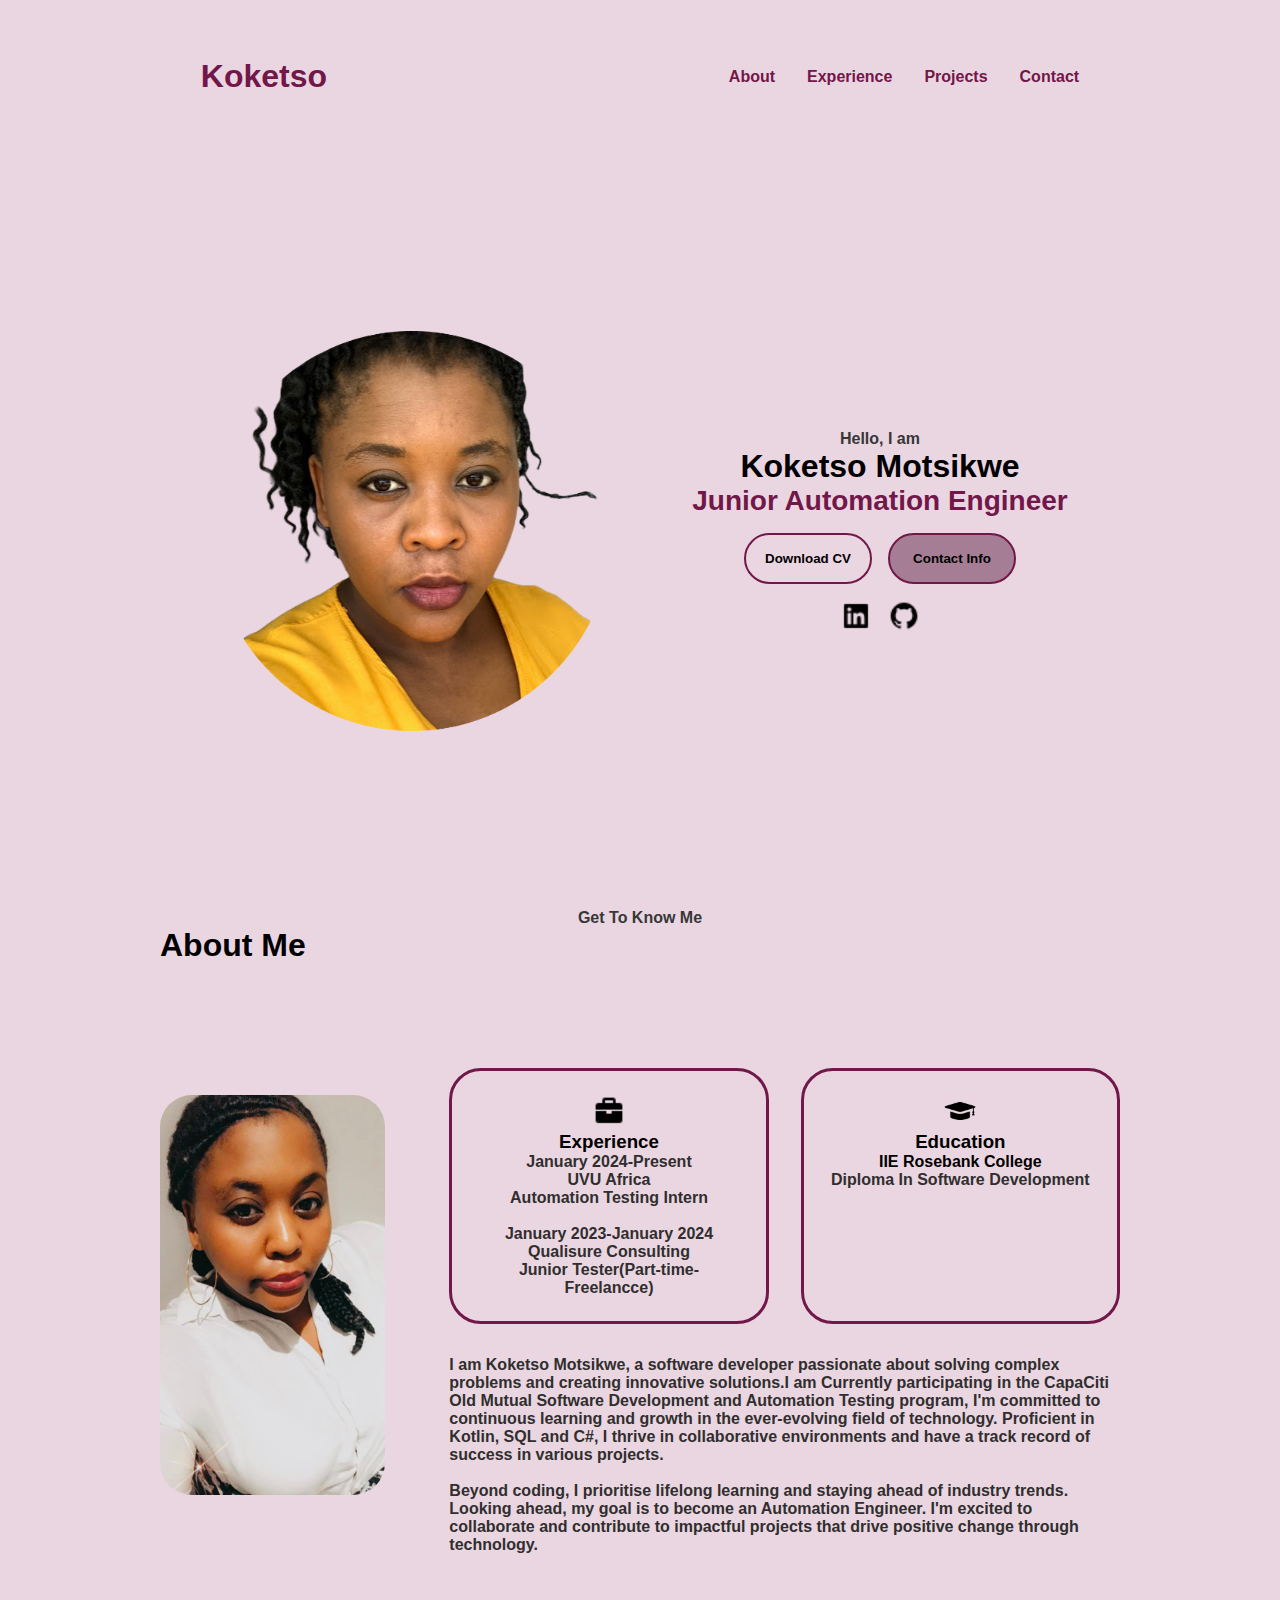
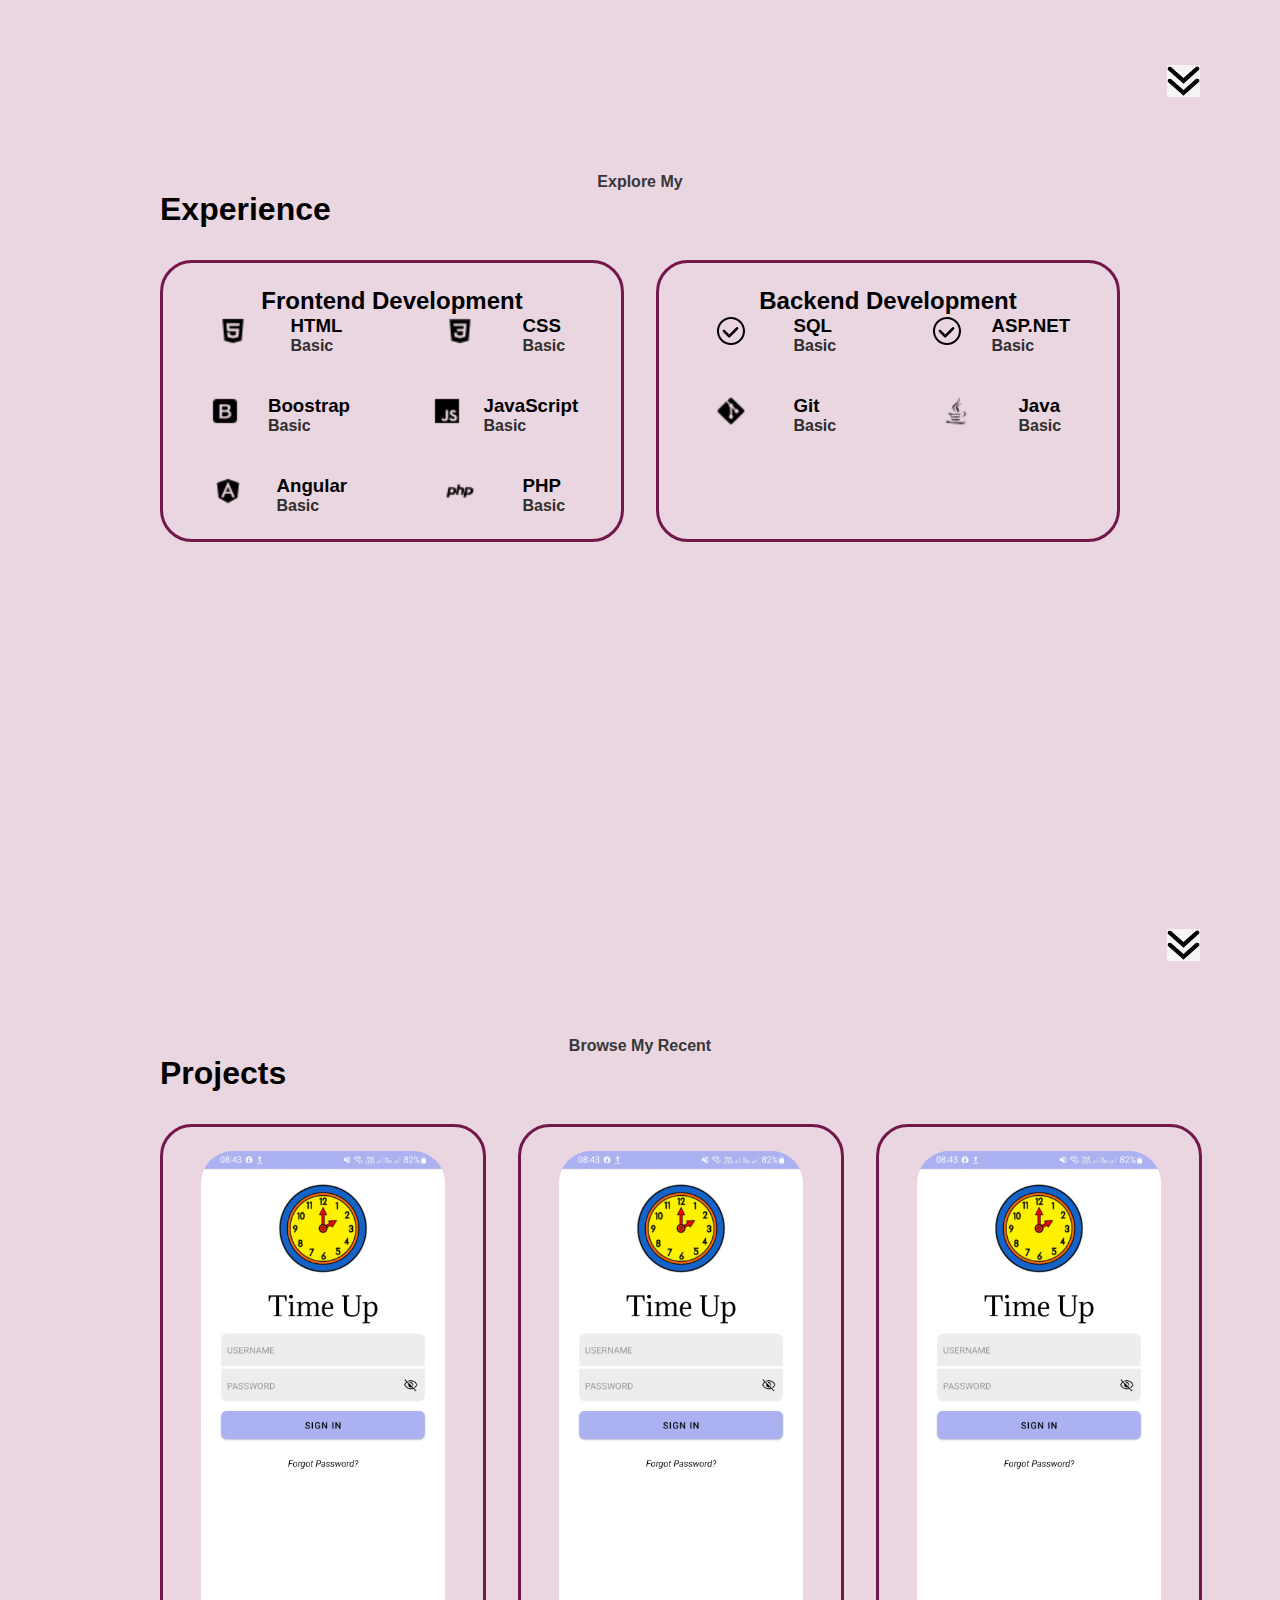
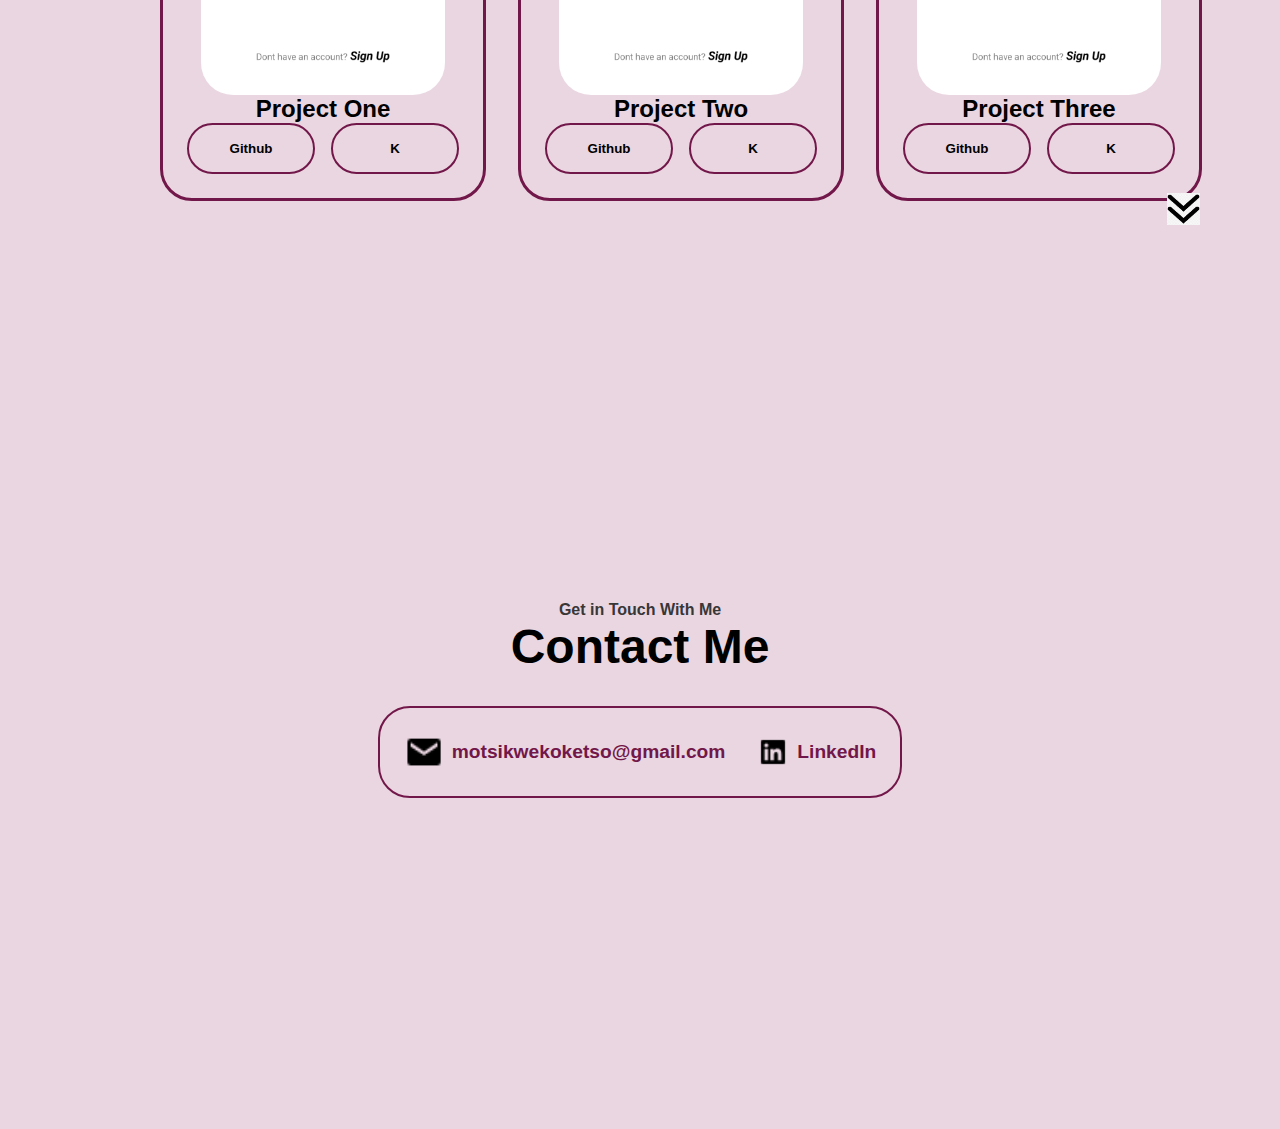
<file: index.html>
<!DOCTYPE html>
<html lang="en">
<head>
    <meta charset="UTF-8">
    <link href='https://unpkg.com/boxicons@2.1.4/css/boxicons.min.css' rel='stylesheet'>
    
    <meta name="viewport" content="width=device-width, initial-scale=1.0">
    <title>Koketso Motsikwe Portfolio</title>
    <link rel="stylesheet" href="styles.css">
</head>


<body>
   <nav id="desktop-nav">
    <div class="logo">Koketso</div>
    <div>
        <ul class="nav-links">
            <li><a href="#about">About</a></li>
            <li><a href="#experience">Experience</a></li>
            <li><a href="#projects">Projects</a></li>
            <li><a href="#contact">Contact</a></li>

        </ul>
        
    </div>
   </nav>
 
    <section id="profile">
      <div class="section__pic-container">
             <img src="images/circle.png" alt="Koketso Profile Pic">
      </div>
      <div class="section__text">
       <p class="section__text__p1">Hello, I am</p>
            <h1 class="tittle">Koketso Motsikwe</h1>
            <p class="section__text__p2">Junior Automation Engineer</p>
        <div class="btn-container">
          <button
            class="btn btn-color-2"
            onclick="window.open('./assets/koketso.pdf')"
          >
            Download CV
          </button>
          <button class="btn btn-color-1" onclick="location.href='./#contact'">
            Contact Info
          </button>
        </div>
        <div id="socials-container">
            <img src="images/linkedin-square-logo-24.png" alt="LinkedIn Icon"
            class="icon" onClick="location.href='https://www.linkedin.com/in/koketso-motsikwe/'"/>
            <img src="images/github-logo-24.png" alt="Github Profile"
            class="icon" onClick="location.href='https://github.com/KoketsoMotsikwe/'"/>
        </div>
    </div>

   </section>

   <section id="about">
      <p class="section__text__p1">Get To Know Me</p>
        <h1 class="tittle">About Me</h1>
        <div class="section-container">
            <div class="section__pic-container">
                <img src="images/about-pic.jpeg" 
                alt="profile pic"
                class="about-pic"/>
            </div>
            <div class="about-details-container">
                <div class="about-containers">
                    <div class="details-container">
                        <img src="images/briefcase-solid-24.png" 
                        alt="experience icon"
                        class="icon"/>
                        <h3>Experience</h3>
                        <p>January 2024-Present<br>
                            UVU Africa <br> 
                            Automation Testing Intern
                        
                        </p>
                        <br>
                        <p>January 2023-January 2024<br>
                            Qualisure Consulting <br> 
                            Junior Tester(Part-time-Freelancce)
                        </p>
                    </div>
                    <div class="details-container">
                        <img src="images/edu-icon.png" 
                        alt="education icon"
                        class="icon"/>
                        <h3>Education</h3>
                        <h4>IIE Rosebank College</h4>
                        <p>Diploma In Software Development<br> </p> 
                    </div>
                </div>
                <div class="text-container">
                    <p>I am Koketso Motsikwe, a software developer passionate about solving complex problems and creating innovative solutions.I am Currently participating in the CapaCiti Old Mutual Software Development and Automation Testing program,
                         I'm committed to continuous learning and growth in the ever-evolving field of technology.

                        Proficient in Kotlin, SQL and C#, I thrive in collaborative environments and have a track record of success in various projects.<br><br> Beyond coding, I prioritise lifelong learning and staying ahead of industry trends.
                        
                        Looking ahead, my goal is to become an Automation Engineer. I'm excited to collaborate and contribute to impactful projects that drive positive change through technology.
                        </p>  
                </div>
                
            </div>
        </div>
     <img src="images/arrow-down.png" alt="arrow down"
     class="icon arrow" onclick="location.href='./#experience'" />
   </section>

   <section id="experience">
    <p class="section__text__p1">Explore My</p>
    <h1 class="tittle">Experience</h1>
    <div class="experience-details-container">
        <div class="about-containers">
            <div class="details-container">
                <h2 class="experience-sub-tittle">Frontend Development</h2>
                <div class="article-container">
                    <article>
                        <img src="images/html.png" alt="tick mark"
                        class="icon" />
                        <div>
                            <h3>HTML</h3>
                            <P>Basic</P>
                        </div>
                    </article>
                    <article>
                        <img src="images/css.png" alt="tick mark"
                        class="icon" />
                        <div>
                            <h3>CSS</h3>
                            <P>Basic</P>
                        </div>
                    </article>
                    <article>
                        <img src="images/bootstrap.png" alt="tick mark"
                        class="icon" />
                        <div>
                            <h3>Boostrap</h3>
                            <P>Basic</P>
                        </div>
                    </article>
                    <article>
                        <img src="images/javascript.png" alt="tick mark"
                        class="icon" />
                        <div>
                            <h3>JavaScript</h3>
                            <P>Basic</P>
                        </div>
                    </article>

                    <article>
                        <img src="images/angular.png" alt="tick mark"
                        class="icon" />
                        <div>
                            <h3>Angular</h3>
                            <P>Basic</P>
                        </div>
                    </article>
                    <article>
                        <img src="images/php-logo.png" alt="tick mark"
                        class="icon" />
                        <div>
                            <h3>PHP</h3>
                            <P>Basic</P>
                        </div>
                    </article>
               
                </div>
 
            </div>
            <div class="details-container">
                <h2 class="experience-sub-tittle">Backend Development</h2>
                <div class="article-container">
                    <article>
                        <img src="images/tick-mark.png" alt="tick mark"
                        class="icon" />
                        <div>
                            <h3>SQL</h3>
                            <P>Basic</P>
                        </div>
                    </article>
                    <article>
                        <img src="images/tick-mark.png" alt="tick mark"
                        class="icon" />
                        <div>
                            <h3>ASP.NET</h3>
                            <P>Basic</P>
                        </div>
                    </article>
                    <article>
                        <img src="images/git.icon.png" alt="tick mark"
                        class="icon" />
                        <div>
                            <h3>Git</h3>
                            <P>Basic</P>
                        </div>
                    </article>
                    <article>
                        <img src="images/java.png" alt="tick mark"
                        class="icon" />
                        <div>
                            <h3>Java</h3>
                            <P>Basic</P>
                        </div>
                    </article>
                </article>
               
                </div>
            </div>
        </div>
    </div>
    <img src="images/arrow-down.png" alt="arrow down"
     class="icon arrow" onclick="location.href='./#projects'" />
   </section>
   
   <section id="projects">
    <p class="section__text__p1">Browse My Recent</p>
    <h1 class="tittle">Projects</h1>
    <div class="experience-details-container">
        <div class="about-containers">
        <div class="details-container color-container">
            <div class="article-container">
                <img src="images/timeup.jpeg" 
                class="project-img"
                />
            </div>
            <h2 class="experience-sub-tittle project-tittle">Project One</h2>
            <div class="btn-container">
                <button
                class="btn btn-color-2 project-btn"
                onclick="location.href='https://github.com/KoketsoMotsikwe/Organic-Farm-Fresh-Vegetables'"
              >
                Github
              </button>
                <button class="btn btn-color-2 project-btn" onclick="location.href='https://github.com/KoketsoMotsikwe/BirdWatchingApp'">
                    K
                </button>
            </div>
        </div>
        

    <div class="details-container color-container">
        <div class="article-container">
            <img src="images/timeup.jpeg" 
            class="project-img"
            />
        </div>
        <h2 class="experience-sub-tittle project-tittle">Project Two</h2>
        <div class="btn-container">
            <button
            class="btn btn-color-2 project-btn"
            onclick="location.href='https://github.com/KoketsoMotsikwe/Time-Tracker-App'"
          >
            Github
          </button>
            <button class="btn btn-color-2 project-btn" onclick="location.href='https://github.com/KoketsoMotsikwe/BirdWatchingApp'">
                K
            </button>
        </div>
         
    </div>
    <div class="details-container color-container">
        <div class="article-container">
            <img src="images/timeup.jpeg" 
            class="project-img"
            />
        </div>
        <h2 class="experience-sub-tittle project-tittle">Project Three</h2>
        <div class="btn-container">
            <button
            class="btn btn-color-2 project-btn"
            onclick="location.href='https://github.com/KoketsoMotsikwe/BirdWatchingApp'"
          >
            Github
          </button>
            <button class="btn btn-color-2 project-btn" onclick="location.href='https://github.com/KoketsoMotsikwe/BirdWatchingApp'">
                K
            </button>
        </div>
        
    </div>
</div>
    <img src="images/arrow-down.png" alt="arrow down"
     class="icon arrow" onclick="location.href='./#projects'" />
   </section>

   <section id="contact">
    <p class="section__text__p1">Get in Touch With Me</p>
    <h1 class="title">Contact Me</h1>
    <div class="contact-info-upper-container">
      <div class="contact-info-container">
        <img
          src="./images/envelope.png"
          alt="Email icon"
          class="icon contact-icon email-icon"
        />
        <p><a href="mailto:motsikwekoketso@gmail.com@gmail.com">motsikwekoketso@gmail.com</a></p>
      </div>
      <div class="contact-info-container">
        <img
          src="./images/linkedin-square-logo-24.png"
          alt="LinkedIn icon"
          class="icon contact-icon"
        />
        <p><a href="https://www.linkedin.com">LinkedIn</a></p>
      </div>
    </div>
  </section>

</body>
</html>
</file>
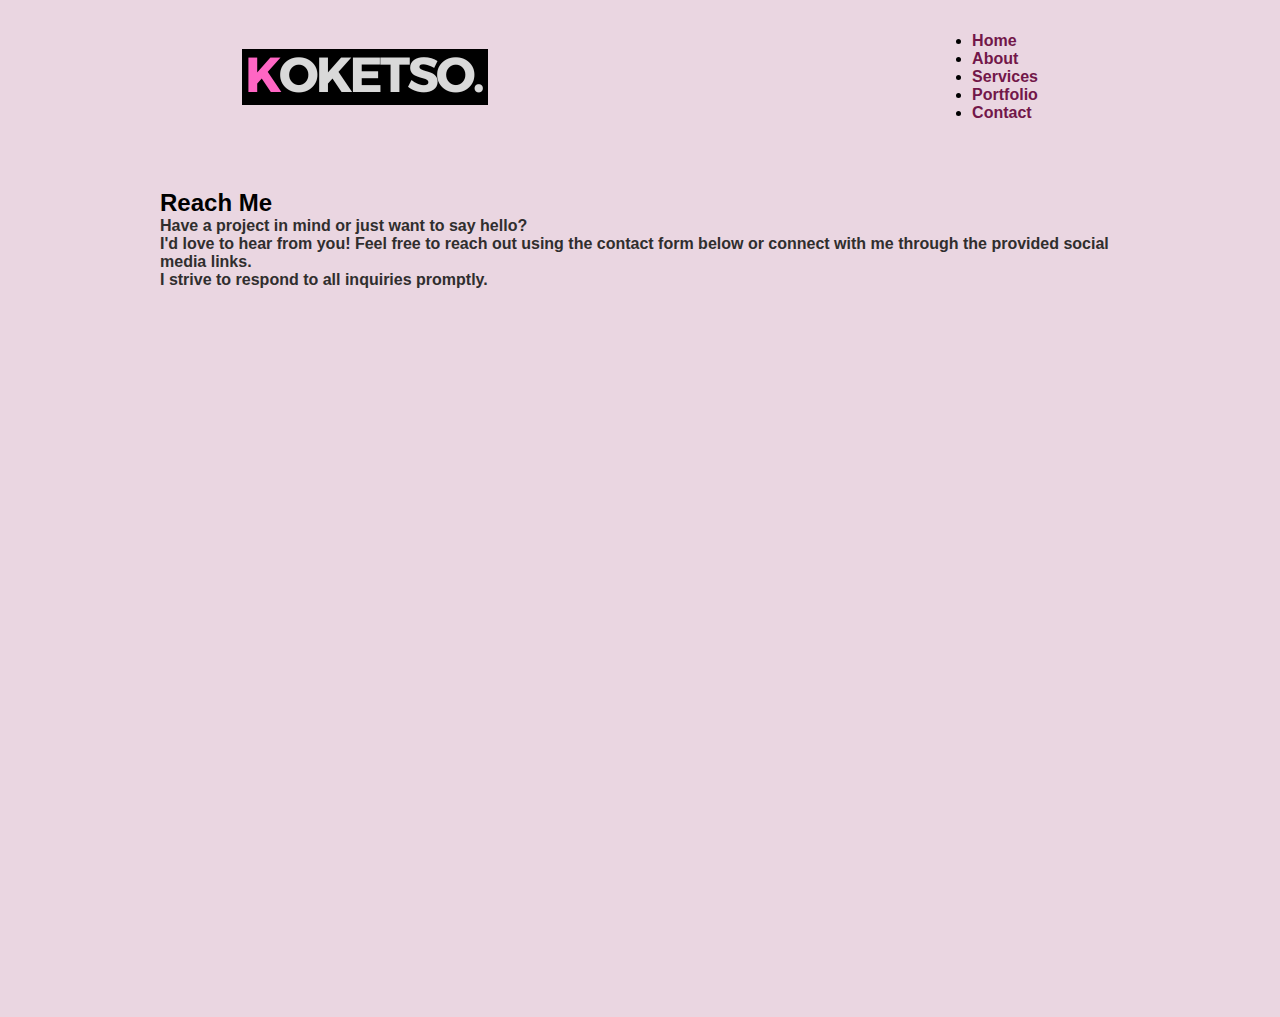
<file: contact.html>
<!DOCTYPE html>
<html lang="en">
<head>
    <meta charset="UTF-8">
    <meta name="viewport" content="width=device-width, initial-scale=1.0">
    <title>Contact</title>
    <link rel="stylesheet" href="styles.css">
</head>


<body>
    <div id="header">
        <div class="container">
            <nav>
               <img src="images/koks.png" class="logo"> 
               <ul>
                <li><a href="index.html">Home</a></li>
                <li><a href="about.html">About</a></li>
                <li><a href="services.html">Services</a></li>
                <li><a href="portfolio.html">Portfolio</a></li>
                <li><a href="contact.html">Contact</a></li>
               </ul>
            </nav>
            </div>
    </div>
  <section class="contact">
    <div class="content">
        <h2>Reach Me</h2>
        <p>Have a project in mind or just want to say hello?<br>
             I'd love to hear from you! Feel free to reach out using the contact form below or connect with me through the provided social media links.<br>
              I strive to respond to all inquiries promptly. </p>
    </div>
<div class="containers">
<div class="contactInfo">

</div>

<div class="contactForm"></div>
</div>
  </section>
</body>
</html>
</file>
<file: styles.css>
*{
    margin:0;
    padding: 0;
    background-color: #ead6e1;
  
}

body{
    font-family:'Trebuchet MS', 'Lucida Sans Unicode', 'Lucida Grande', 'Lucida Sans', Arial, sans-serif;
    
}

html{
    scroll-behavior: smooth;
}

p{
    color: rgb(48, 46, 46);
    font-weight: bold;
}

a, .btn{
    transition: all 300ms ease-in;
}

nav, .nav-links{
display:flex;
}

nav{
    justify-content: space-around;
    align-items: center;
    height: 17vh;
    position: -webkit-sticky;
}

.nav-links{
    gap: 2rem;
    list-style: none;
    font-size: 1rem;
}

a{
    color: rgb(114, 23, 73);
    text-decoration: none;
    text-decoration-color: white;
    font-weight: 600;
}

a:hover{
    color: rgb(128, 128, 128);
    text-decoration: underline;
    text-underline-offset: 1rem;
    text-decoration-color: rgb(181,181,181);
}

.logo{
    font-size: 2rem;
    color:rgb(114, 23, 73);
    font-weight: bolder;
}

.logo:hover{
cursor: default;
}

.menu-links a{
    display: block;
    padding: 10px;
    text-align: center;
    font-size: 1.5rem;
    color: black;
    text-decoration: none;
    transition: all 300ms ease-in-out;
}

.menu-links li{
    list-style: none;

}

.menu-links.open{
    max-height: 300px;
}

/* SECTIONS */

section {
    padding-top: 4vh;
    height: 96vh;
    margin: 0 10rem;
    box-sizing: border-box;
    min-height: fit-content;
  }
  
  .section-container {
    display: flex;
  }
  
  /* PROFILE SECTION */
  
  #profile {
    display: flex;
    justify-content: center;
    gap: 5rem;
    height: 80vh;
  }
  
  .section__pic-container {
    display: flex;
    height: 400px;
    width: 400px;
    margin: auto 0;
  }
  
  .section__text {
    align-self: center;
    text-align: center;
  }
  
  .section__text p {
    font-weight: 600;
  }
  
  .section__text__p1 {
    text-align: center;
    color:rgb(56, 55, 56);
  }
  
  .section__text__p2 {
    font-size: 1.75rem;
    margin-bottom: 1rem;
    color:rgb(114, 23, 73);
  }
  
  .title {
    font-size: 3rem;
    text-align: center;
  }
  
  #socials-container {
    display: flex;
    justify-content: center;
    margin-top: 1rem;
    gap: 1rem;
  }
  
  /* ICONS */
  
  .icon {
    cursor: pointer;
    height: 2rem;
  }
  
  /* BUTTONS */
  
  .btn-container {
    display: flex;
    justify-content: center;
    gap: 1rem;
  }
  
  .btn {
    font-weight: bolder;
    transition: all 300ms ease;
    padding: 1rem;
    width: 8rem;
    border-radius: 2rem;
  }
  
  .btn-color-1,
  .btn-color-2 {
    border:rgb(114, 23, 73) 0.1rem solid;
    border-width: 2px;
  }
  
  .btn-color-1:hover,
  .btn-color-2:hover {
    cursor: pointer;
  }
  
  .btn-color-1,
  .btn-color-2:hover {
    background: rgb(165, 126, 149);
    color: black;
  }
  
  .btn-color-1:hover {
    background: #ead6e1;
  }
  
  .btn-color-2 {
    background: none;
  }
  
  .btn-color-2:hover {
    border: rgb(255, 255, 255) 0.1rem solid;
  }
  
  .btn-container {
    gap: 1rem;
  }
  
#about{
    position: relative;
}


.about-containers{
    gap: 2rem;
    margin-bottom: 2rem;
    margin-top: 2rem;
}

.about-details-container{
    justify-content: center;
    flex-direction: column;
}

.about-containers,
 .about-details-container{
display: flex;
}

.about-pic{
    border-radius: 2rem;
 
}

.arrow{
    position: absolute;
    right: -5rem;
    bottom: 2.5rem;
}

.details-container{
    padding: 1.5rem;
    flex: 1;
    background: 181, 146, 160;
    border-radius: 2rem;
    border: rgb(53,53,53) 0.1rem solid;
    border-color: rgb(114, 23, 73);
    text-align: center;
    border-width: 3px;
}

.section-container{
    gap: 4rem;
    height: 80%;
}

.section__pic-container{
    height: 400px;
    width: 400px;
    margin: auto 0;
}

#experience{
    position: relative;

}

.experience-sub-title{
    color: #f5d3c8;
    font-weight: 600;
    font-size: 1.75rem;
    margin-bottom: 2rem;
}

.experience-details-container{
    display: flex;
    justify-content: center;
    flex-direction: column;
}

.article-container{
    display: flex;
    text-align: initial;
    flex-wrap: wrap;
    flex-direction: row;
    gap: 2.5rem;
    justify-content: space-around;
}

article{
    display: flex;
    width: 10rem;
    justify-content: space-around;
    gap: 0.5rem;
}

article .icon{
    cursor: default;
}

#projects {
  position: relative;
}

.color-container {
  border-color: rgb(114, 23, 73);
  background:  #ead6e1;
}

.project-img {
  border-radius: 2rem;
  width: 90%;
  height: 90%;
}

.project-title {
  margin: 1rem;
  color: black;
}

.project-btn {
  color: black;
  border:rgb(114, 23, 73) 0.1rem solid;
  border-width: 2px;
}

/* CONTACT */

#contact {
    display: flex;
    justify-content: center;
    flex-direction: column;
   
    z-index: 999; 
  }
  
  .contact-info-upper-container {
    display: flex;
    justify-content: center;
    border-radius: 2rem;
    border: rgb(53, 53, 53) 0.1rem solid;
    border-color:rgb(114, 23, 73);
    background: (250, 250, 250);
    margin: 2rem auto;
    padding: 0.5rem;
    border-width: 2px;
  }
  
  .contact-info-container {
    display: flex;
    align-items: center;
    justify-content: center;
    gap: 0.5rem;
    margin: 1rem;
  }
  
  .contact-info-container p {
    font-size: larger;
  }
  
  .contact-icon {
    cursor: default;
  }
  
  .email-icon {
    height: 2.5rem;
  }
</file>
